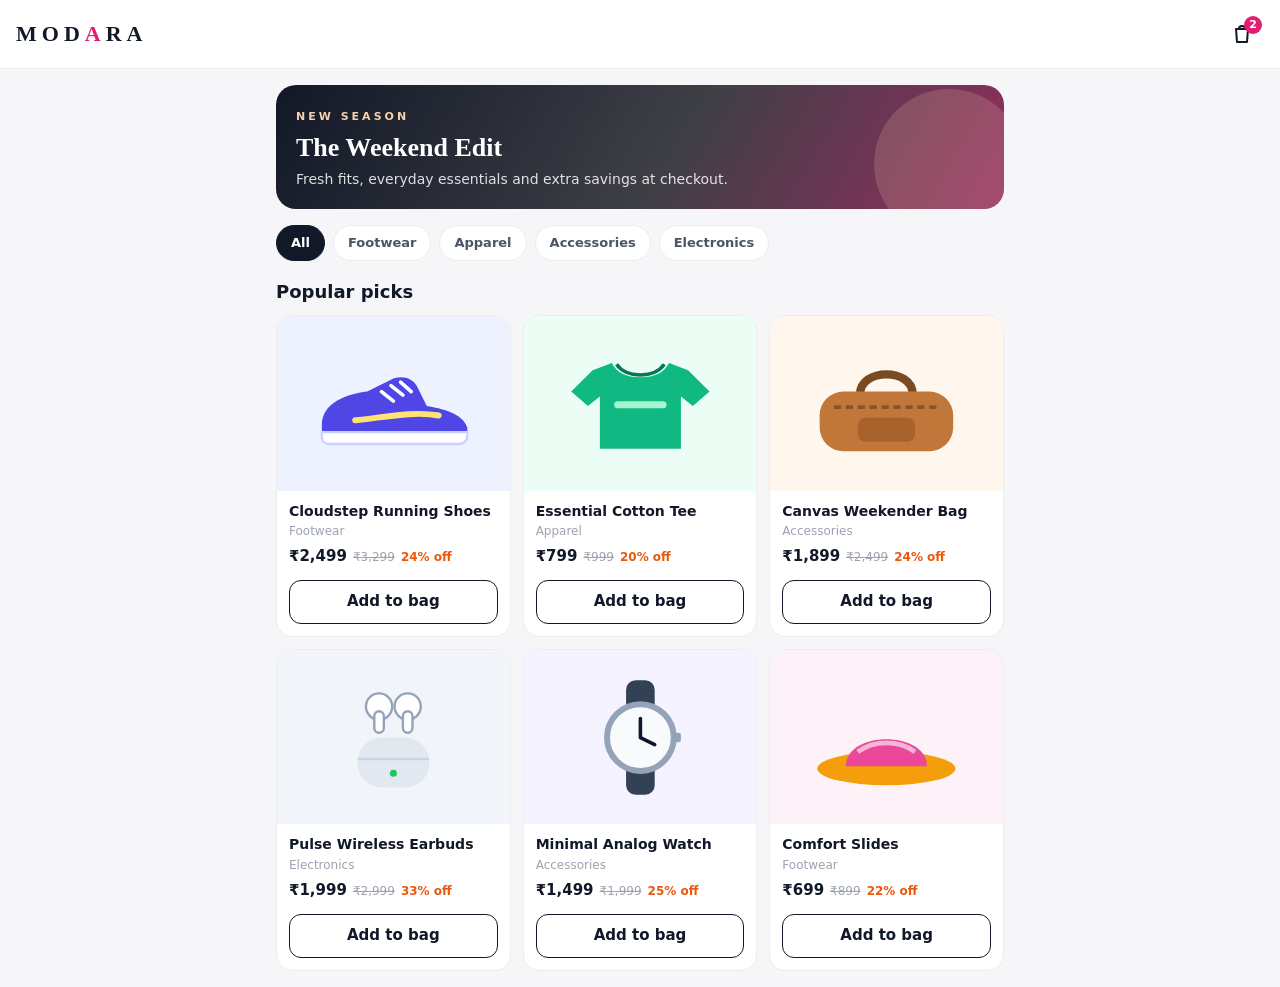
<file: app/src/main/assets/demo-store/index.html>
<!doctype html>
<html lang="en">
<head>
  <meta charset="utf-8">
  <meta name="viewport" content="width=device-width, initial-scale=1">
  <title>Modara · New season</title>
  <link rel="stylesheet" href="store.css">
</head>
<body data-page="products">
  <header class="store">
    <a class="brand" href="index.html">MOD<i>A</i>RA</a>
    <span class="spacer"></span>
    <a class="icon-btn" id="bag-link" href="cart.html" aria-label="Bag">
      <svg viewBox="0 0 24 24" fill="none" stroke="currentColor" stroke-width="2" stroke-linecap="round" stroke-linejoin="round"><path d="M6 7h12l-1 13H7L6 7z"/><path d="M9 7a3 3 0 0 1 6 0"/></svg>
      <span class="badge" id="bag-count">0</span>
    </a>
  </header>
  <main>
    <section class="hero">
      <small>NEW SEASON</small>
      <h1>The Weekend Edit</h1>
      <p>Fresh fits, everyday essentials and extra savings at checkout.</p>
      <div class="shape"></div>
    </section>
    <div class="chips" id="chips"></div>
    <div class="section-title">Popular picks</div>
    <div class="grid" id="products"></div>
  </main>
  <script src="store.js"></script>
  <script>
    (function () {
      var store = window.DemoStore;
      var grid = document.getElementById('products');
      var chips = document.getElementById('chips');
      var categories = ['all', 'footwear', 'apparel', 'accessories', 'electronics'];
      var active = 'all';

      function renderCount() {
        var n = store.count();
        var badge = document.getElementById('bag-count');
        badge.textContent = n;
        badge.style.display = n ? 'flex' : 'none';
      }

      function renderChips() {
        chips.innerHTML = '';
        categories.forEach(function (c) {
          var b = document.createElement('button');
          b.type = 'button';
          b.className = 'chip' + (c === active ? ' on' : '');
          b.textContent = c.charAt(0).toUpperCase() + c.slice(1);
          b.addEventListener('click', function () { active = c; renderChips(); renderProducts(); });
          chips.appendChild(b);
        });
      }

      function renderProducts() {
        grid.innerHTML = '';
        store.products.filter(function (p) { return active === 'all' || p.category === active; }).forEach(function (p) {
          var card = document.createElement('div');
          card.className = 'product';
          var off = Math.round((1 - p.price / p.mrp) * 100);
          card.innerHTML =
            '<div class="art" style="background:' + p.tint + '">' + store.art(p.sku) + '</div>' +
            '<div class="info"><div class="product-name"></div><div class="cat"></div>' +
            '<div class="price-row"><span class="price"></span><span class="mrp"></span><span class="off"></span></div>' +
            '<button class="outline full" type="button">Add to bag</button></div>';
          card.querySelector('.product-name').textContent = p.name;
          card.querySelector('.cat').textContent = p.category;
          card.querySelector('.price').textContent = store.rupees(p.price);
          card.querySelector('.mrp').textContent = store.rupees(p.mrp);
          card.querySelector('.off').textContent = off + '% off';
          var button = card.querySelector('button');
          button.setAttribute('data-sku', p.sku);
          button.addEventListener('click', function () {
            store.setQty(p.sku, store.qty(p.sku) + 1);
            renderCount();
            button.textContent = 'Added to bag ✓';
            button.className = 'dark full';
            setTimeout(function () { button.textContent = 'Add to bag'; button.className = 'outline full'; }, 1100);
          });
          grid.appendChild(card);
        });
      }

      renderChips();
      renderProducts();
      renderCount();
    })();
  </script>
</body>
</html>
</file>
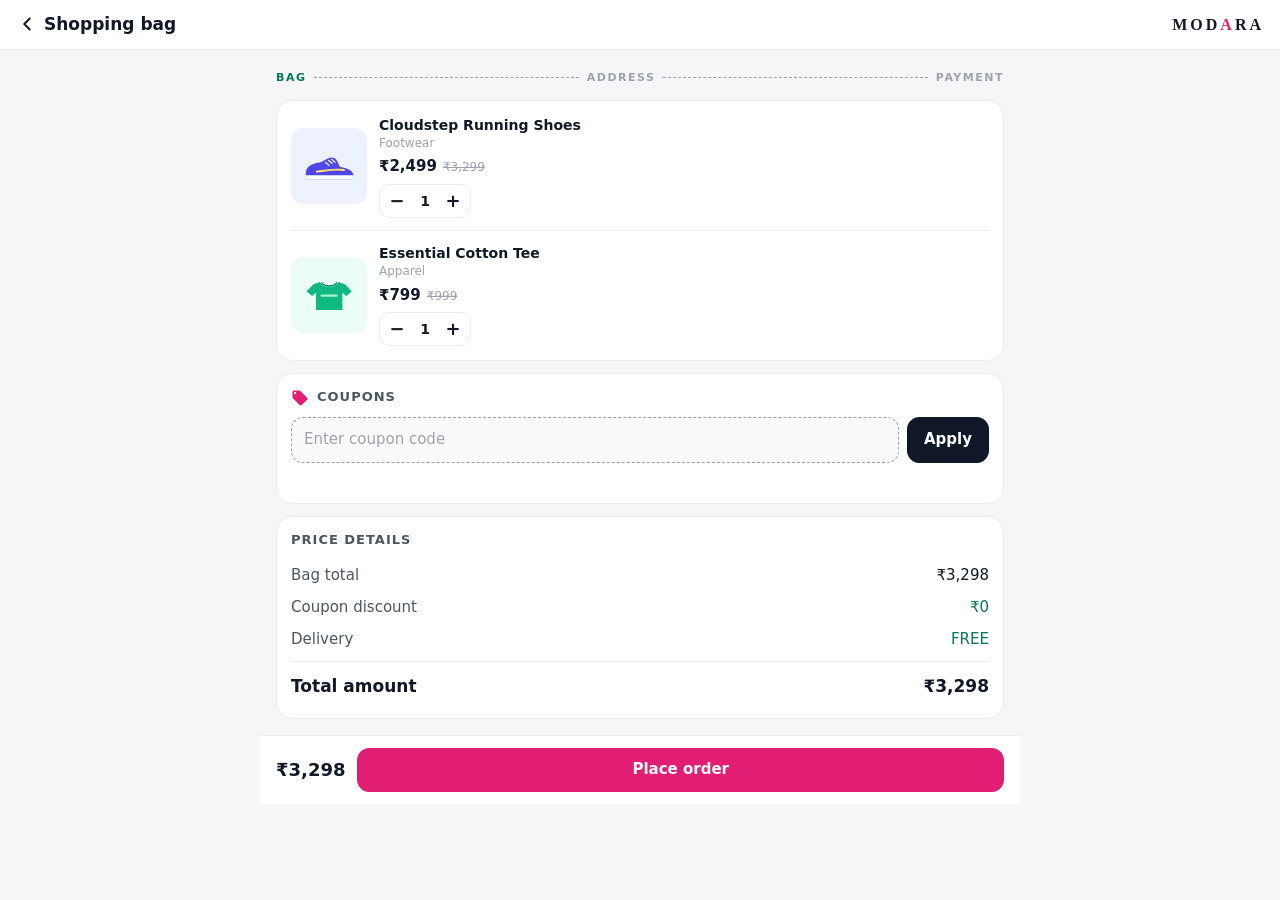
<file: app/src/main/assets/demo-store/cart.html>
<!doctype html>
<html lang="en">
<head>
  <meta charset="utf-8">
  <meta name="viewport" content="width=device-width, initial-scale=1">
  <title>Modara · Shopping bag</title>
  <link rel="stylesheet" href="store.css">
</head>
<body data-page="cart">
  <header class="store">
    <a class="back" href="index.html" aria-label="Back to shop">
      <svg width="22" height="22" viewBox="0 0 24 24" fill="none" stroke="currentColor" stroke-width="2.2" stroke-linecap="round" stroke-linejoin="round"><path d="M15 18l-6-6 6-6"/></svg>
      Shopping bag
    </a>
    <span class="spacer"></span>
    <a class="brand" href="index.html" style="font-size:16px;letter-spacing:3px">MOD<i>A</i>RA</a>
  </header>
  <main class="stack">
    <div class="steps"><span class="on">BAG</span><span class="bar"></span><span>ADDRESS</span><span class="bar"></span><span>PAYMENT</span></div>

    <section class="card">
      <div id="cart-items"></div>
      <div class="empty" id="cart-empty" hidden>
        <p style="font-weight:700;margin:0 0 4px">Your bag is empty</p>
        <p style="color:var(--ink-2);margin:0 0 12px;font-size:14px">Add a few favourites and come back here.</p>
        <a href="index.html"><button class="dark" type="button">Continue shopping</button></a>
      </div>
    </section>

    <section class="card" id="coupon-box">
      <h2>
        <svg viewBox="0 0 24 24" fill="currentColor"><path d="M21.41 11.58l-9-9C12.05 2.22 11.55 2 11 2H4c-1.1 0-2 .9-2 2v7c0 .55.22 1.05.59 1.42l9 9c.36.36.86.58 1.41.58s1.05-.22 1.41-.59l7-7c.37-.36.59-.86.59-1.41s-.23-1.06-.59-1.42zM5.5 7C4.67 7 4 6.33 4 5.5S4.67 4 5.5 4 7 4.67 7 5.5 6.33 7 5.5 7z"/></svg>
        Coupons
      </h2>
      <form class="coupon-row" id="coupon-form" autocomplete="off">
        <input id="coupon-input" name="coupon" placeholder="Enter coupon code" aria-label="Coupon code" maxlength="40" autocapitalize="characters" spellcheck="false">
        <button class="dark" id="coupon-apply" type="submit">Apply</button>
      </form>
      <div id="coupon-message" data-state="idle" data-seq="0" role="status" aria-live="polite"></div>
      <div class="applied" id="applied-coupon" data-code="" hidden>
        <span id="applied-label"></span>
        <button id="coupon-remove" type="button">Remove</button>
      </div>
    </section>

    <section class="card">
      <h2>Price details</h2>
      <div class="summary-row"><span>Bag total</span><span id="summary-subtotal" data-minor="0" data-currency="INR"></span></div>
      <div class="summary-row"><span>Coupon discount</span><span class="discount" id="summary-discount" data-minor="0" data-currency="INR"></span></div>
      <div class="summary-row"><span>Delivery</span><span class="discount">FREE</span></div>
      <div class="summary-row total"><span>Total amount</span><span id="summary-total" data-minor="0" data-currency="INR"></span></div>
    </section>

    <div class="paybar">
      <div>
        <div class="amt" id="paybar-total"></div>
        <div class="sub" id="paybar-saving"></div>
      </div>
      <!-- Modara has no ordering or payment. The button only explains that; AutoCoupons never touches it. -->
      <button class="primary" id="place-order" type="button">Place order</button>
    </div>
    <p class="note" id="order-note" hidden>Modara is a sample store, so orders can't be placed here.</p>
  </main>

  <script src="store.js"></script>
  <script>
    (function () {
      var store = window.DemoStore;
      var items = document.getElementById('cart-items');
      var message = document.getElementById('coupon-message');
      var input = document.getElementById('coupon-input');
      var applyButton = document.getElementById('coupon-apply');
      var applied = document.getElementById('applied-coupon');

      function setMessage(state, text) {
        message.textContent = text || '';
        message.setAttribute('data-seq', String(Number(message.getAttribute('data-seq')) + 1));
        message.setAttribute('data-state', state);
      }

      function setAmount(id, minor) {
        var el = document.getElementById(id);
        el.setAttribute('data-minor', String(minor));
        el.textContent = (id === 'summary-discount' && minor > 0 ? '− ' : '') + store.rupees(minor);
      }

      function render() {
        items.innerHTML = '';
        var lines = store.lines();
        document.getElementById('cart-empty').hidden = lines.length > 0;
        lines.forEach(function (line) {
          var row = document.createElement('div');
          row.className = 'line';
          row.setAttribute('data-sku', line.product.sku);
          row.setAttribute('data-qty', String(line.qty));
          row.innerHTML =
            '<div class="art" style="background:' + line.product.tint + '">' + store.art(line.product.sku) + '</div>' +
            '<div class="line-info"><div class="product-name"></div><div class="cat"></div>' +
            '<div class="price-row"><span class="price"></span><span class="mrp"></span></div>' +
            '<div class="qty"><button type="button" data-action="dec" aria-label="Decrease quantity">−</button>' +
            '<output></output><button type="button" data-action="inc" aria-label="Increase quantity">+</button></div></div>';
          row.querySelector('.product-name').textContent = line.product.name;
          row.querySelector('.cat').textContent = line.product.category;
          row.querySelector('.price').textContent = store.rupees(line.product.price);
          row.querySelector('.mrp').textContent = store.rupees(line.product.mrp);
          row.querySelector('output').textContent = line.qty;
          row.querySelector('[data-action="dec"]').addEventListener('click', function () { changeQty(line.product.sku, -1); });
          row.querySelector('[data-action="inc"]').addEventListener('click', function () { changeQty(line.product.sku, 1); });
          items.appendChild(row);
        });

        var sub = store.subtotal();
        var discount = store.discount();
        setAmount('summary-subtotal', sub);
        setAmount('summary-discount', discount);
        setAmount('summary-total', sub - discount);
        document.getElementById('paybar-total').textContent = store.rupees(sub - discount);
        document.getElementById('paybar-saving').textContent = discount > 0 ? 'You save ' + store.rupees(discount) : '';

        var code = store.coupon();
        applied.hidden = !code;
        applied.setAttribute('data-code', code || '');
        document.getElementById('applied-label').textContent = code ? '✓ ' + code + ' applied' : '';
        document.getElementById('coupon-box').hidden = lines.length === 0;
        document.querySelector('.paybar').style.display = lines.length ? 'flex' : 'none';
      }

      function changeQty(sku, delta) {
        var dropped = store.setQty(sku, store.qty(sku) + delta);
        if (dropped) setMessage('rejected', dropped + ' was removed because your bag no longer qualifies');
        render();
      }

      document.getElementById('coupon-form').addEventListener('submit', function (event) {
        event.preventDefault();
        if (applyButton.disabled) return;
        applyButton.disabled = true;
        setMessage('pending', 'Checking coupon…');
        store.applyCoupon(input.value, function (result) {
          applyButton.disabled = false;
          if (result.ok) input.value = '';
          setMessage(result.ok ? 'applied' : 'rejected', result.message);
          render();
        });
      });

      document.getElementById('coupon-remove').addEventListener('click', function () {
        setMessage('pending', 'Removing coupon…');
        store.removeCoupon(function () {
          setMessage('idle', '');
          render();
        });
      });

      document.getElementById('place-order').addEventListener('click', function () {
        document.getElementById('order-note').hidden = false;
      });

      render();
    })();
  </script>
</body>
</html>
</file>
<file: app/src/main/assets/demo-store/store.css>
:root {
  --ink: #111827;
  --ink-2: #4b5563;
  --ink-3: #9ca3af;
  --line: #ececf1;
  --bg: #f6f6f9;
  --card: #ffffff;
  --accent: #e11d74;
  --accent-soft: #fde7f1;
  --gold: #f5d0a9;
  --success: #047857;
  --success-bg: #e8f8f0;
  --error: #c62828;
  color-scheme: light;
}
* { box-sizing: border-box; -webkit-tap-highlight-color: transparent; }
html, body { margin: 0; padding: 0; }
body {
  font-family: system-ui, -apple-system, Roboto, "Segoe UI", sans-serif;
  background: var(--bg);
  color: var(--ink);
  font-size: 15px;
  line-height: 1.45;
  -webkit-text-size-adjust: 100%;
}
a { color: inherit; }

/* Header */
header.store {
  position: sticky; top: 0; z-index: 5;
  display: flex; align-items: center; gap: 12px;
  padding: 12px 16px; background: rgba(255,255,255,.96);
  border-bottom: 1px solid var(--line); backdrop-filter: blur(8px);
}
.brand {
  font-family: Georgia, "Times New Roman", serif; font-weight: 700; font-size: 22px;
  letter-spacing: 5px; text-decoration: none; color: var(--ink);
}
.brand i { color: var(--accent); font-style: normal; }
.spacer { flex: 1; }
.icon-btn {
  position: relative; display: inline-flex; align-items: center; justify-content: center;
  width: 44px; height: 44px; border-radius: 50%; text-decoration: none; color: var(--ink);
}
.icon-btn svg { width: 24px; height: 24px; }
.badge {
  position: absolute; top: 4px; right: 2px; min-width: 18px; height: 18px; padding: 0 5px;
  border-radius: 9px; background: var(--accent); color: #fff; font-size: 11px; font-weight: 700;
  display: flex; align-items: center; justify-content: center;
}
.back { font-weight: 700; font-size: 17px; text-decoration: none; display: inline-flex; align-items: center; gap: 6px; }

main { padding: 16px; max-width: 760px; margin: 0 auto; }

/* Home */
.hero {
  border-radius: 20px; padding: 20px; color: #fff; overflow: hidden; position: relative;
  background: linear-gradient(120deg, #111827 0%, #3f3f46 55%, #e11d74 140%);
}
.hero small { letter-spacing: 3px; font-weight: 700; color: var(--gold); font-size: 11px; }
.hero h1 { font-size: 26px; line-height: 1.15; margin: 6px 0 6px; font-family: Georgia, serif; }
.hero p { margin: 0; opacity: .85; font-size: 14px; max-width: 70%; }
.hero .shape { position: absolute; right: -20px; bottom: -30px; width: 150px; height: 150px; border-radius: 50%; background: rgba(245,208,169,.18); }
.chips { display: flex; gap: 8px; overflow-x: auto; padding: 16px 0 4px; scrollbar-width: none; }
.chips::-webkit-scrollbar { display: none; }
.chip {
  flex: none; min-height: 36px; padding: 0 14px; border-radius: 18px; border: 1px solid var(--line);
  background: var(--card); color: var(--ink-2); font-weight: 600; font-size: 13px;
}
.chip.on { background: var(--ink); color: #fff; border-color: var(--ink); }
.section-title { font-size: 18px; font-weight: 800; margin: 14px 0 10px; }
.grid { display: grid; grid-template-columns: repeat(2, 1fr); gap: 12px; }
@media (min-width: 560px) { .grid { grid-template-columns: repeat(3, 1fr); } }
.product { background: var(--card); border-radius: 16px; overflow: hidden; border: 1px solid var(--line); display: flex; flex-direction: column; }
.art { aspect-ratio: 4 / 3; display: flex; align-items: center; justify-content: center; }
.art svg { width: 82%; height: 82%; }
.product .info { padding: 10px 12px 12px; display: flex; flex-direction: column; gap: 2px; flex: 1; }
.product-name { font-weight: 700; font-size: 14px; }
.cat { font-size: 12px; color: var(--ink-3); text-transform: capitalize; }
.price-row { display: flex; align-items: baseline; gap: 6px; flex-wrap: wrap; margin-top: 4px; }
.price { font-weight: 800; }
.mrp { color: var(--ink-3); text-decoration: line-through; font-size: 12px; }
.off { color: #ea580c; font-weight: 700; font-size: 12px; }

button {
  font: inherit; cursor: pointer; border-radius: 12px; min-height: 44px; padding: 0 16px;
  border: 1px solid var(--line); background: var(--card); color: var(--ink); font-weight: 700;
}
button.primary { background: var(--accent); border-color: var(--accent); color: #fff; }
button.dark { background: var(--ink); border-color: var(--ink); color: #fff; }
button.outline { border-color: var(--ink); }
button:disabled { opacity: .55; cursor: not-allowed; }
button.full { width: 100%; }
/* Pin "Add to bag" to the card bottom so buttons line up when names wrap. */
.product .price-row { margin-bottom: 10px; }
.product .info > button { margin-top: auto; }

/* Bag */
.steps { display: flex; align-items: center; gap: 8px; font-size: 11px; letter-spacing: 1.5px; font-weight: 700; color: var(--ink-3); margin: 4px 0 14px; }
.steps .on { color: var(--success); }
.steps .bar { flex: 1; height: 1px; border-top: 1px dashed var(--ink-3); }
.card { background: var(--card); border: 1px solid var(--line); border-radius: 16px; padding: 14px; }
.card h2 { font-size: 13px; letter-spacing: 1px; text-transform: uppercase; color: var(--ink-2); margin: 0 0 10px; display: flex; align-items: center; gap: 8px; }
.card h2 svg { width: 18px; height: 18px; color: var(--accent); }
.line { display: flex; gap: 12px; align-items: center; padding: 12px 0; border-bottom: 1px solid var(--line); }
.line:last-child { border-bottom: 0; padding-bottom: 0; }
.line:first-child { padding-top: 0; }
.line .art { width: 76px; height: 76px; flex: none; border-radius: 12px; aspect-ratio: auto; }
.line-info { flex: 1; min-width: 0; }
.qty { display: inline-flex; align-items: center; border: 1px solid var(--line); border-radius: 10px; margin-top: 6px; }
.qty button { width: 34px; min-height: 32px; padding: 0; border: 0; background: none; font-size: 18px; }
.qty output { min-width: 22px; text-align: center; font-weight: 700; font-size: 14px; }
.coupon-row { display: flex; gap: 8px; }
.coupon-row input {
  flex: 1; min-width: 0; min-height: 46px; border-radius: 12px; border: 1px dashed var(--ink-3);
  background: #fafafa; color: var(--ink); padding: 0 12px; font: inherit; font-weight: 700;
  text-transform: uppercase; letter-spacing: 1px;
}
.coupon-row input::placeholder { letter-spacing: 0; font-weight: 500; text-transform: none; color: var(--ink-3); }
#coupon-message { margin-top: 8px; font-size: 13px; min-height: 18px; }
#coupon-message[data-state="applied"] { color: var(--success); font-weight: 600; }
#coupon-message[data-state="rejected"] { color: var(--error); }
#coupon-message[data-state="pending"] { color: var(--ink-2); }
.applied {
  display: flex; align-items: center; justify-content: space-between; margin-top: 10px;
  padding: 8px 8px 8px 12px; border-radius: 12px; background: var(--success-bg); color: var(--success); font-weight: 800;
  border: 1px dashed rgba(4,120,87,.4);
}
.applied[hidden] { display: none; }
.applied button { min-height: 36px; border: 0; background: none; color: var(--error); }
.summary-row { display: flex; justify-content: space-between; padding: 5px 0; color: var(--ink-2); }
.summary-row span:last-child { color: var(--ink); }
.summary-row.total { border-top: 1px solid var(--line); margin-top: 6px; padding-top: 12px; font-weight: 800; font-size: 17px; color: var(--ink); }
.discount, .summary-row .discount { color: var(--success) !important; }
.stack > * + * { margin-top: 12px; }
.empty { text-align: center; padding: 28px 12px; }
.paybar {
  position: sticky; bottom: 0; display: flex; align-items: center; gap: 12px; padding: 12px 16px;
  background: #fff; border-top: 1px solid var(--line); margin: 16px -16px -16px;
}
.paybar .amt { font-weight: 800; font-size: 18px; }
.paybar .sub { font-size: 12px; color: var(--accent); font-weight: 700; }
.paybar button { flex: 1; }
.note { font-size: 12px; color: var(--ink-2); text-align: center; margin: 8px 0 0; }
.note[hidden] { display: none; }
</file>
